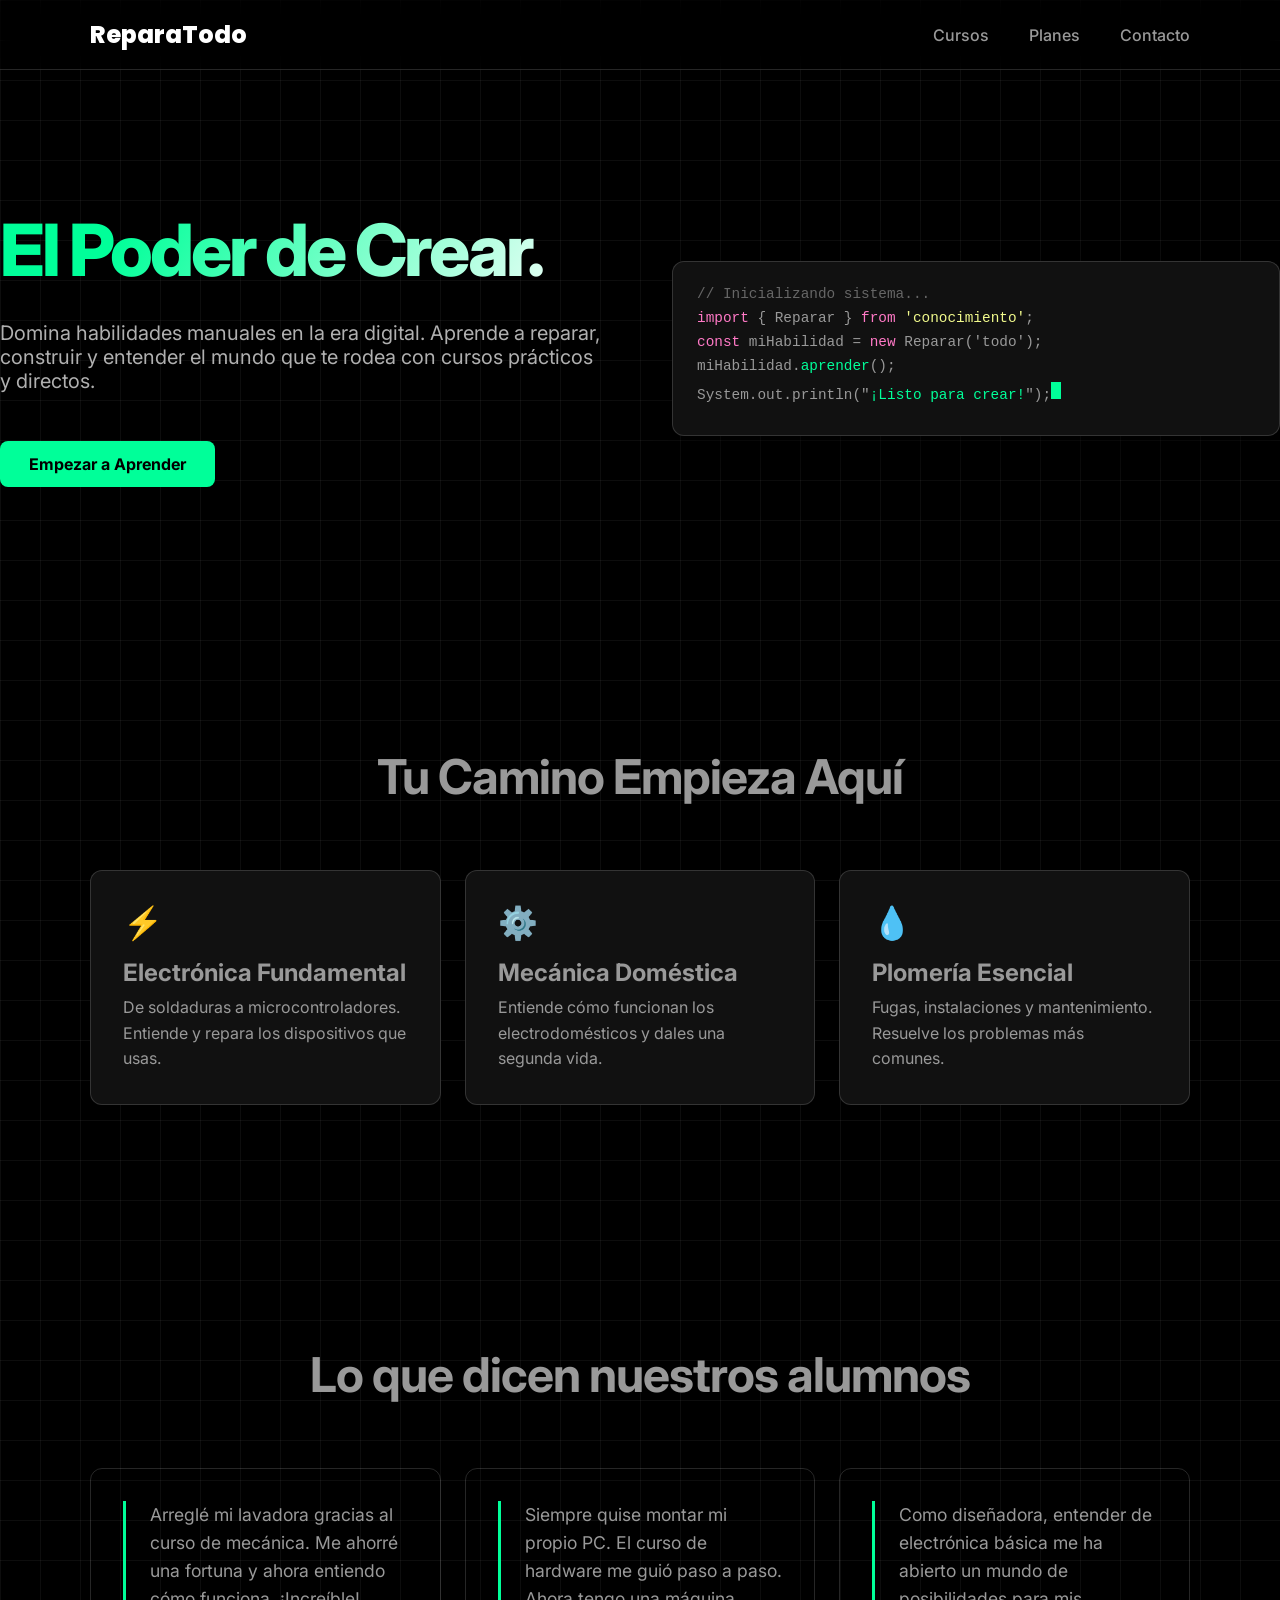
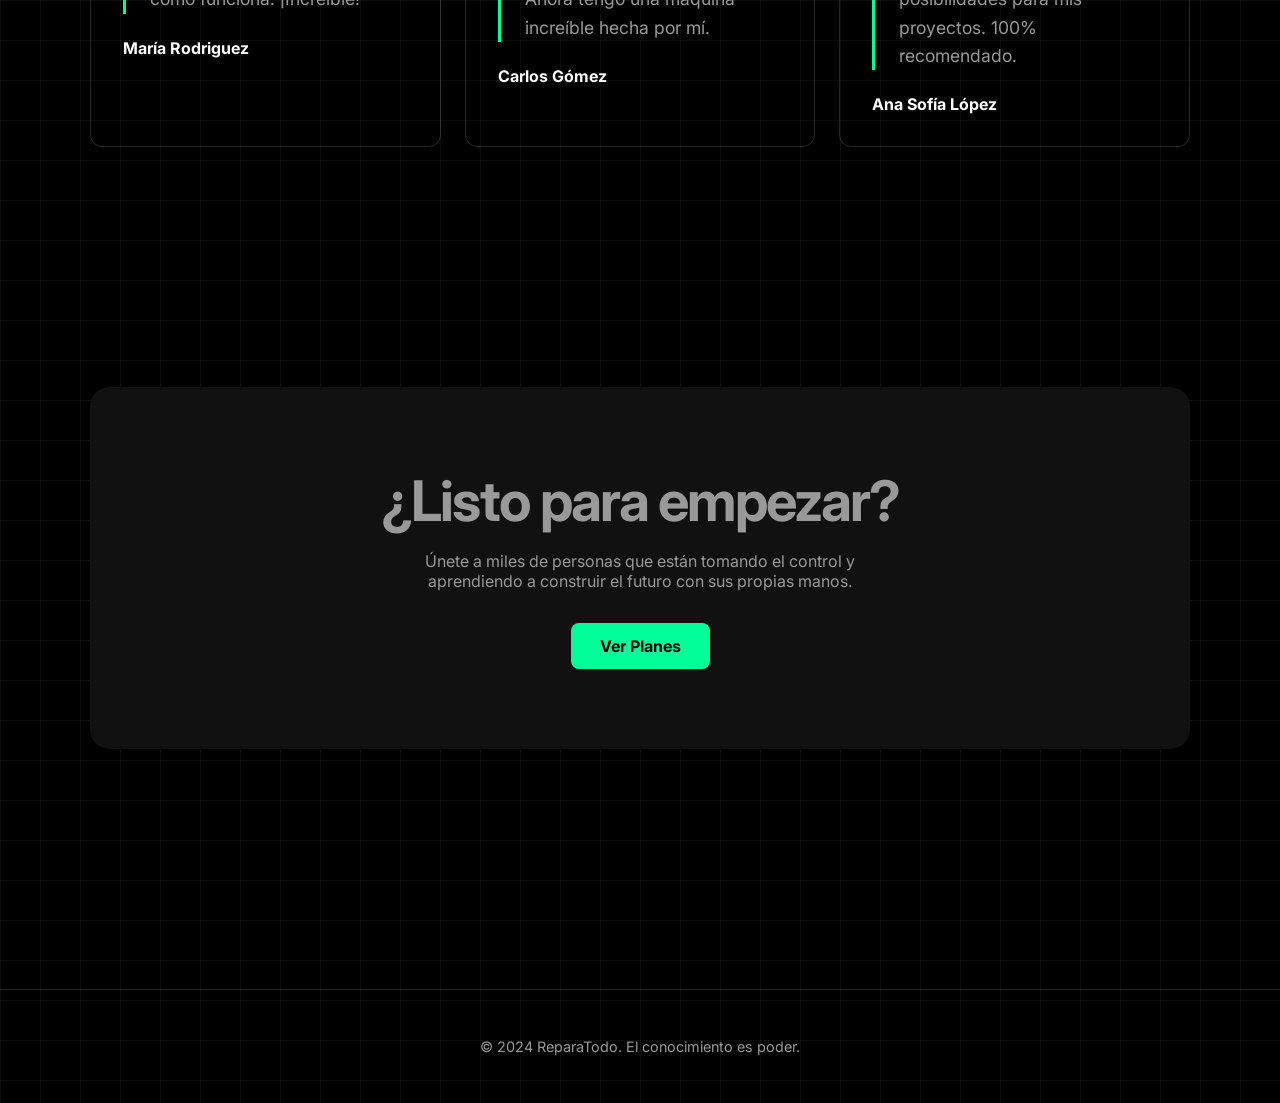
<file: index.html>
<!DOCTYPE html>
<html lang="es">
<head>
    <meta charset="UTF-8">
    <meta name="viewport" content="width=device-width, initial-scale=1.0">
    <title>ReparaTodo | El Futuro es Manual</title>
    <link rel="stylesheet" href="css/styles.css">
</head>
<body>
    <header class="site-header">
        <div class="container">
            <div class="header-inner">
                <a href="index.html" class="brand-logo">ReparaTodo</a>
                <nav class="main-nav">
                    <a href="pages/cursos.html">Cursos</a>
                    <a href="planes.html">Planes</a>
                    <a href="pages/contacto.html">Contacto</a>
                </nav>
            </div>
        </div>
    </header>

    <main>
        <section class="hero">
            <div class="container" style="display: contents;">
                <div class="hero-text slide-up">
                    <h1>El Poder de Crear.</h1>
                    <p>Domina habilidades manuales en la era digital. Aprende a reparar, construir y entender el mundo que te rodea con cursos prácticos y directos.</p>
                    <a href="pages/cursos.html" class="btn btn-primary">Empezar a Aprender</a>
                </div>
                <div class="hero-visual slide-up">
                    <span class="code-line"><span class="comment">// Inicializando sistema...</span></span>
                    <span class="code-line"><span class="keyword">import</span> { Reparar } <span class="keyword">from</span> <span class="string">'conocimiento'</span>;</span>
                    <span class="code-line"></span>
                    <span class="code-line"><span class="keyword">const</span> miHabilidad = <span class="keyword">new</span> Reparar('todo');</span>
                    <span class="code-line">miHabilidad.<span class="function">aprender</span>();</span>
                    <span class="code-line">System.out.println("<span class="function">¡Listo para crear!</span>");<span class="cursor"></span></span>
                </div>
            </div>
        </section>

        <section class="section">
            <div class="container">
                <div class="section-header slide-up">
                    <h2>Tu Camino Empieza Aquí</h2>
                </div>
                <div class="cards-grid">
                    <div class="course-card slide-up">
                        <div class="icon">⚡️</div><h3>Electrónica Fundamental</h3><p>De soldaduras a microcontroladores. Entiende y repara los dispositivos que usas.</p>
                    </div>
                    <div class="course-card slide-up" style="transition-delay: 0.1s;">
                        <div class="icon">⚙️</div><h3>Mecánica Doméstica</h3><p>Entiende cómo funcionan los electrodomésticos y dales una segunda vida.</p>
                    </div>
                    <div class="course-card slide-up" style="transition-delay: 0.2s;">
                        <div class="icon">💧</div><h3>Plomería Esencial</h3><p>Fugas, instalaciones y mantenimiento. Resuelve los problemas más comunes.</p>
                    </div>
                </div>
            </div>
        </section>

        <!-- NUEVA SECCIÓN DE TESTIMONIOS -->
        <section class="section">
            <div class="container">
                <div class="section-header slide-up">
                    <h2>Lo que dicen nuestros alumnos</h2>
                </div>
                <div class="cards-grid">
                    <div class="testimonial-card slide-up">
                        <blockquote>Arreglé mi lavadora gracias al curso de mecánica. Me ahorré una fortuna y ahora entiendo cómo funciona. ¡Increíble!</blockquote>
                        <span class="testimonial-author">María Rodriguez</span>
                    </div>
                    <div class="testimonial-card slide-up" style="transition-delay: 0.1s;">
                        <blockquote>Siempre quise montar mi propio PC. El curso de hardware me guió paso a paso. Ahora tengo una máquina increíble hecha por mí.</blockquote>
                        <span class="testimonial-author">Carlos Gómez</span>
                    </div>
                     <div class="testimonial-card slide-up" style="transition-delay: 0.2s;">
                        <blockquote>Como diseñadora, entender de electrónica básica me ha abierto un mundo de posibilidades para mis proyectos. 100% recomendado.</blockquote>
                        <span class="testimonial-author">Ana Sofía López</span>
                    </div>
                </div>
            </div>
        </section>

        <!-- NUEVA LLAMADA A LA ACCIÓN -->
        <section class="section">
            <div class="container">
                <div class="cta-section slide-up">
                    <h2>¿Listo para empezar?</h2>
                    <p>Únete a miles de personas que están tomando el control y aprendiendo a construir el futuro con sus propias manos.</p>
                    <a href="planes.html" class="btn btn-primary">Ver Planes</a>
                </div>
            </div>
        </section>
    </main>

    <footer class="site-footer">
        <div class="container"><p>&copy; 2024 ReparaTodo. El conocimiento es poder.</p></div>
    </footer>

    <!-- SCRIPT PARA LAS ANIMACIONES (PONER AL FINAL) -->
    <script>
        const animatedElements = document.querySelectorAll('.slide-up, .fade-in');

        const observer = new IntersectionObserver((entries) => {
            entries.forEach(entry => {
                if (entry.isIntersecting) {
                    entry.target.classList.add('visible');
                    // Opcional: deja de observar el elemento una vez que es visible
                    // observer.unobserve(entry.target); 
                }
            });
        }, {
            threshold: 0.1 // El elemento se anima cuando el 10% es visible
        });

        animatedElements.forEach(el => {
            observer.observe(el);
        });
    </script>
</body>
</html>
</file>
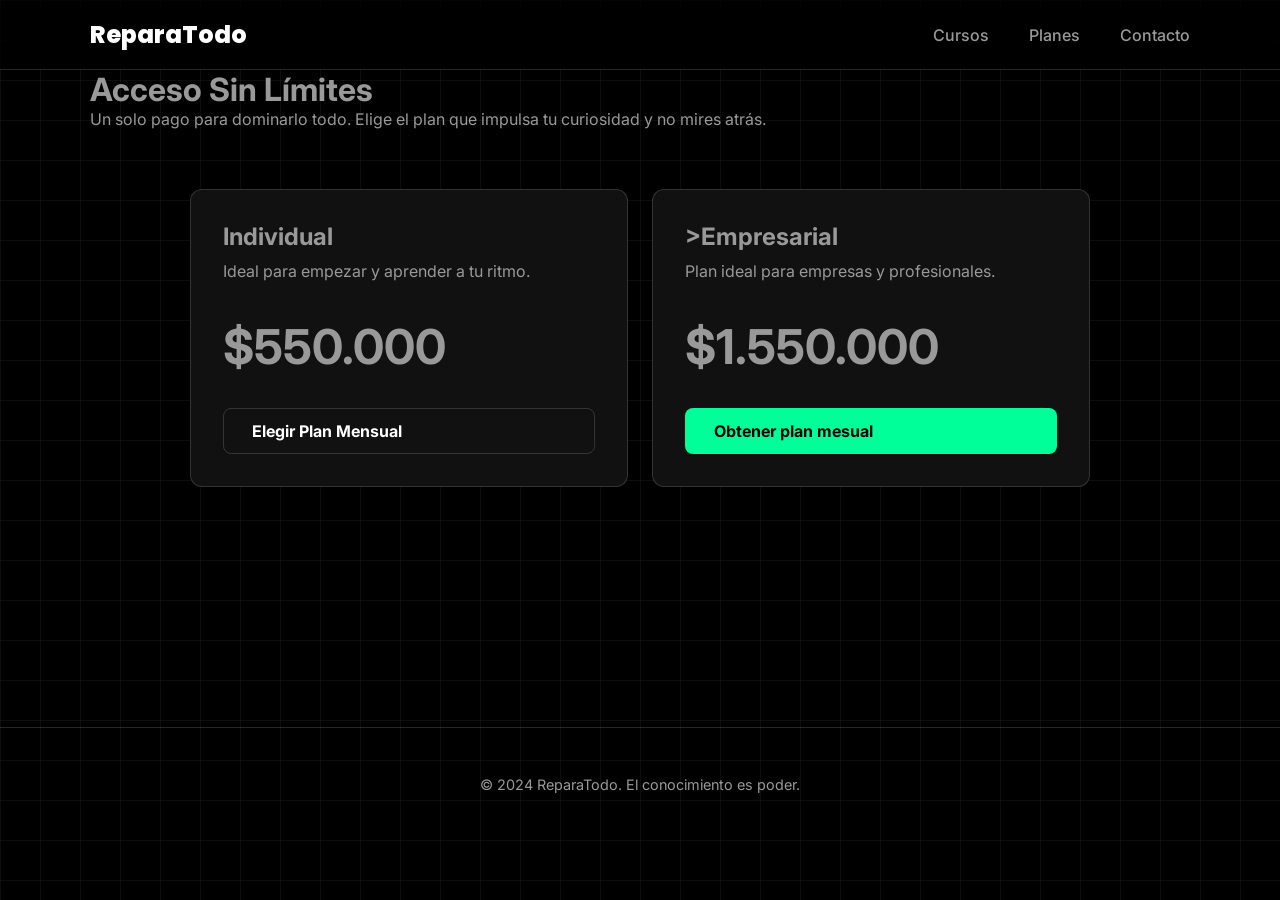
<file: planes.html>
<!DOCTYPE html>
<html lang="es">
<head>
    <meta charset="UTF-8">
    <meta name="viewport" content="width=device-width, initial-scale=1.0">
    <title>Planes | ReparaTodo</title>
    <link rel="stylesheet" href="css/styles.css">
</head>
<body>
    <header class="site-header">
        <div class="container">
            <div class="header-inner">
                <a href="index.html" class="brand-logo">ReparaTodo</a>
                <nav class="main-nav">
                    <a href="pages/cursos.html">Cursos</a>
                    <a href="planes.html">Planes</a>
                    <a href="pages/contacto.html">Contacto</a>
                </nav>
            </div>
        </div>
    </header>

    <main>
        <div class="page-header">
            <div class="container">
                <h1>Acceso Sin Límites</h1>
                <p>Un solo pago para dominarlo todo. Elige el plan que impulsa tu curiosidad y no mires atrás.</p>
            </div>
        </div>
        <br>
        <br>
        <br>
        
        <section class="section" style="padding-top: 0;">
            <div class="container" style="max-width: 900px;">
                <div class="cards-grid" style="grid-template-columns: 1fr 1fr;">
                    <div class="course-card">
                        <h3>Individual</h3>
                        <p style="margin-bottom: 2rem;">Ideal para empezar y aprender a tu ritmo.</p>
                        <h2 style="font-size: 3rem; margin-bottom: 2rem;">$550.000</h2>
                        <a href="#" class="btn btn-secondary" style="width: 100%;">Elegir Plan Mensual</a>
                    </div>
                    <div class="course-card">
                        <h3>>Empresarial</h3>
                        <p style="margin-bottom: 2rem;">Plan ideal para empresas y profesionales.</p>
                        <h2 style="font-size: 3rem; margin-bottom: 2rem;">$1.550.000</h2>
                        <a href="#" class="btn btn-primary" style="width: 100%;">Obtener plan mesual</a>
                    </div>
                </div>
            </div>
        </section>
    </main>

    <footer class="site-footer">
        <div class="container"><p>&copy; 2024 ReparaTodo. El conocimiento es poder.</p></div>
    </footer>
</body>

</html>
</file>
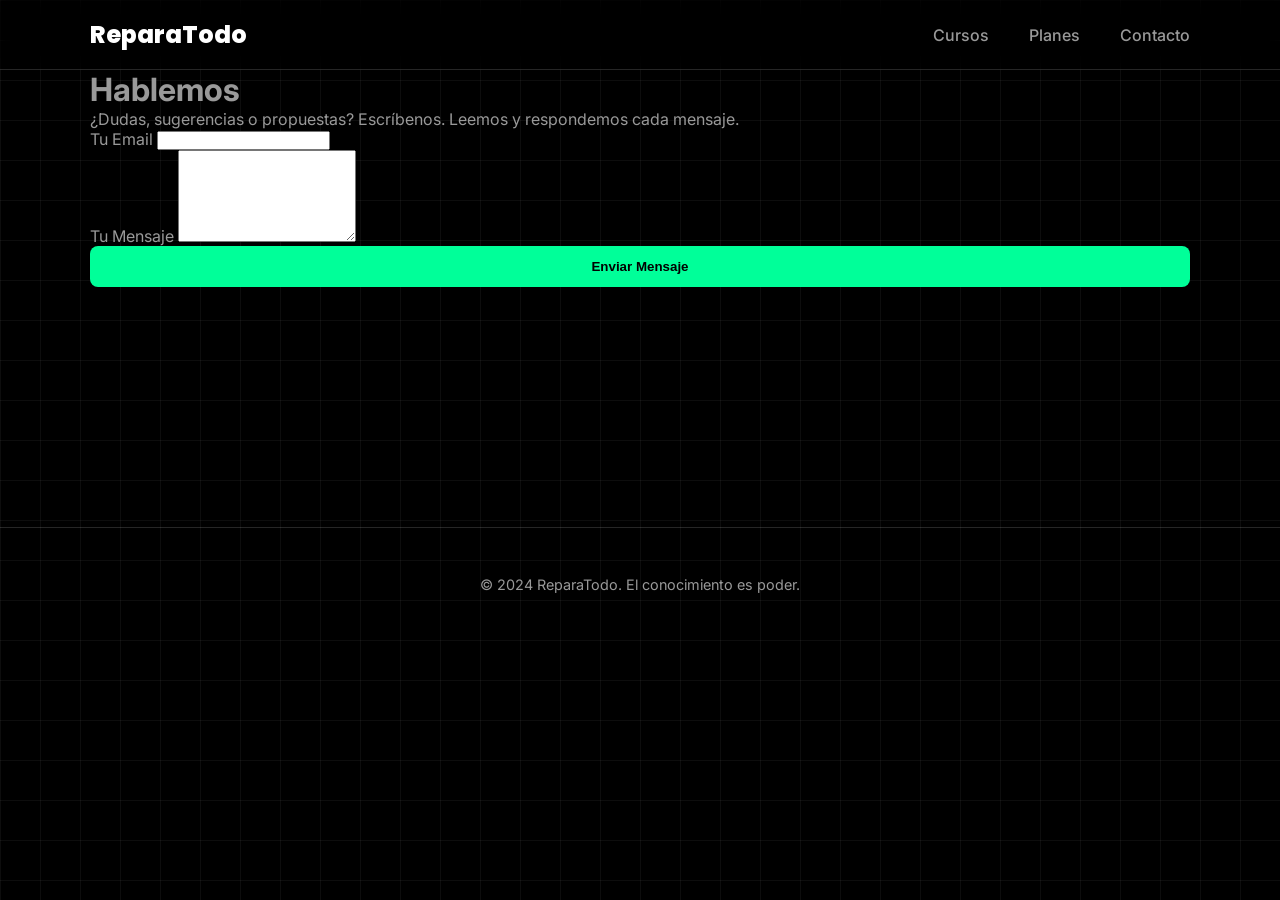
<file: pages/contacto.html>
<!DOCTYPE html>
<html lang="es">
<head>
    <meta charset="UTF-8">
    <meta name="viewport" content="width=device-width, initial-scale=1.0">
    <title>Contacto | ReparaTodo</title>
    <link rel="stylesheet" href="../css/styles.css">
</head>
<body>
    <header class="site-header">
        <div class="container">
            <div class="header-inner">
                <a href="../index.html" class="brand-logo">ReparaTodo</a>
                <nav class="main-nav">
                    <a href="cursos.html">Cursos</a>
                    <a href="planes.html">Planes</a>
                    <a href="contacto.html">Contacto</a>
                </nav>
            </div>
        </div>
    </header>

    <main>
        <div class="page-header">
            <div class="container">
                <h1>Hablemos</h1>
                <p>¿Dudas, sugerencias o propuestas? Escríbenos. Leemos y respondemos cada mensaje.</p>
            </div>
        </div>
        
        <section class="section" style="padding-top: 0;">
            <div class="container">
                <div class="form-wrapper">
                    <form action="#" method="post">
                        <div class="form-group">
                            <label for="email">Tu Email</label>
                            <input class="form-input" type="email" id="email" name="email" required>
                        </div>
                        <div class="form-group">
                            <label for="mensaje">Tu Mensaje</label>
                            <textarea class="form-input" id="mensaje" name="mensaje" rows="6" required></textarea>
                        </div>
                        <button type="submit" class="btn btn-primary" style="width: 100%;">Enviar Mensaje</button>
                    </form>
                </div>
            </div>
        </section>
    </main>

    <footer class="site-footer">
        <div class="container"><p>&copy; 2024 ReparaTodo. El conocimiento es poder.</p></div>
    </footer>
</body>
</html>
</file>
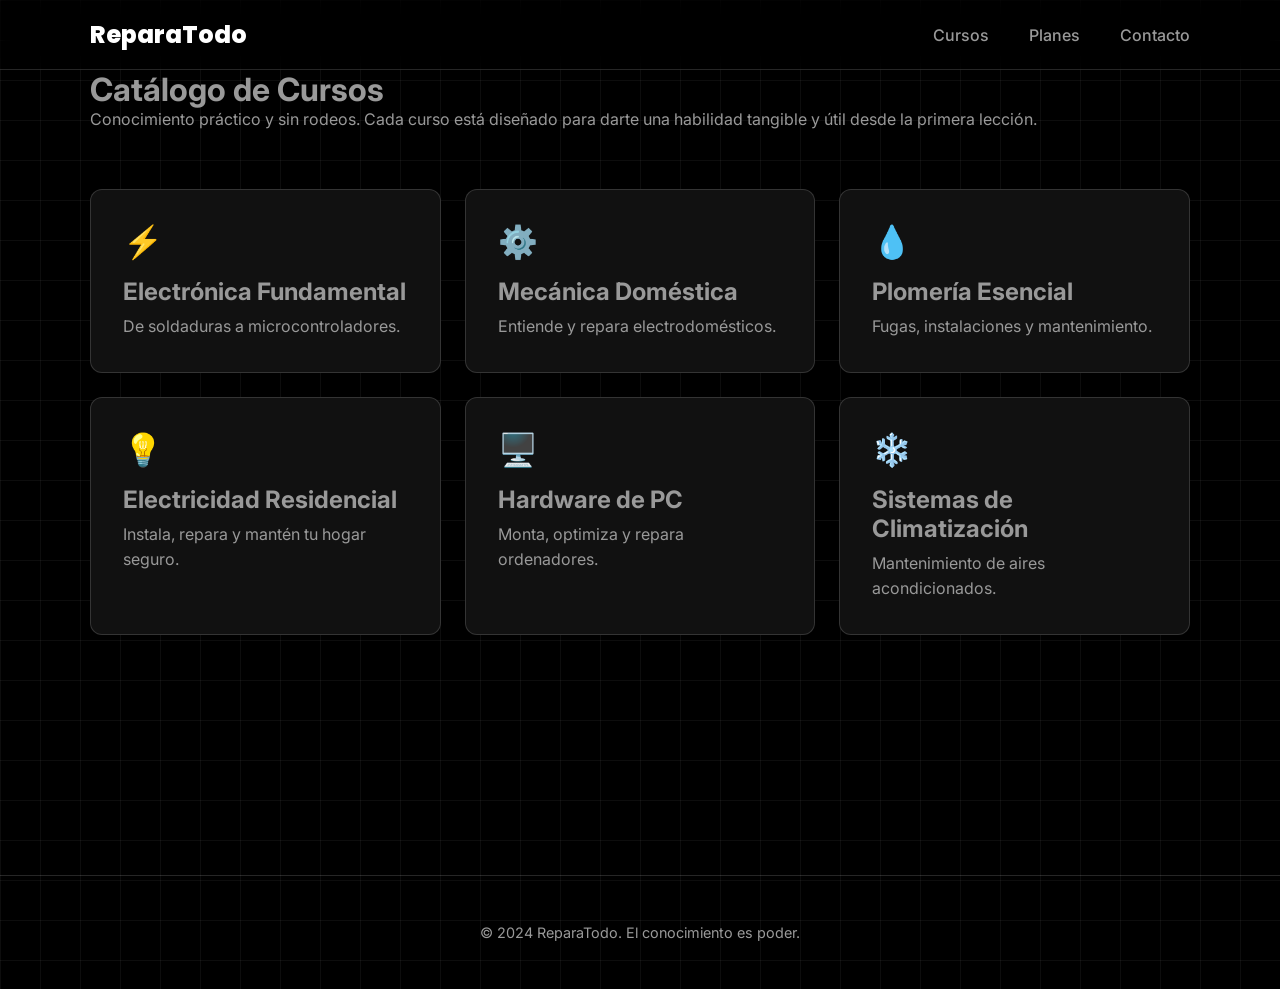
<file: pages/cursos.html>
<!DOCTYPE html>
<html lang="es">
<head>
    <meta charset="UTF-8">
    <meta name="viewport" content="width=device-width, initial-scale=1.0">
    <title>Cursos | ReparaTodo</title>
    <link rel="stylesheet" href="../css/styles.css">
</head>
<body>
    <header class="site-header">
        <div class="container">
            <div class="header-inner">
                <a href="../index.html" class="brand-logo">ReparaTodo</a>
                <nav class="main-nav">
                    <a href="cursos.html">Cursos</a>
                    <a href="../planes.html">Planes</a>
                    <a href="contacto.html">Contacto</a>
                </nav>
            </div>
        </div>
    </header>

    <main>
        <div class="page-header">
            <div class="container">
                <h1>Catálogo de Cursos</h1>
                <p>Conocimiento práctico y sin rodeos. Cada curso está diseñado para darte una habilidad tangible y útil desde la primera lección.</p>
            </div>
        </div>
<br>
<br>
<br>
        <section class="section" style="padding-top: 0;">
            <div class="container">
                <div class="cards-grid">
                    <div class="course-card"><div class="icon">⚡️</div><h3>Electrónica Fundamental</h3><p>De soldaduras a microcontroladores.</p></div>
                    <div class="course-card"><div class="icon">⚙️</div><h3>Mecánica Doméstica</h3><p>Entiende y repara electrodomésticos.</p></div>
                    <div class="course-card"><div class="icon">💧</div><h3>Plomería Esencial</h3><p>Fugas, instalaciones y mantenimiento.</p></div>
                    <div class="course-card"><div class="icon">💡</div><h3>Electricidad Residencial</h3><p>Instala, repara y mantén tu hogar seguro.</p></div>
                    <div class="course-card"><div class="icon">🖥️</div><h3>Hardware de PC</h3><p>Monta, optimiza y repara ordenadores.</p></div>
                    <div class="course-card"><div class="icon">❄️</div><h3>Sistemas de Climatización</h3><p>Mantenimiento de aires acondicionados.</p></div>
                </div>
            </div>
        </section>
    </main>

    <footer class="site-footer">
        <div class="container"><p>&copy; 2024 ReparaTodo. El conocimiento es poder.</p></div>
    </footer>
</body>
</html>
</file>
<file: css/styles.css>
/* === ESTÉTICA TECH MINIMALISTA - VERSIÓN PRO === */
@import url('https://fonts.googleapis.com/css2?family=Poppins:wght@700,800&family=Inter:wght@400;500&display=swap');

:root {
    --bg-black: #000000;
    --bg-offblack: #111111;
    --border-color: rgba(255, 255, 255, 0.15);
    --accent: #00FF99; /* Verde Neón Eléctrico */
    --accent-glow: rgba(0, 255, 153, 0.2);
    --text-primary: #FFFFFF;
    --text-secondary: #999999;
    --font-heading: 'Poppins', sans-serif;
    --font-body: 'Inter', sans-serif;
    --container: 1100px;
    --header-height: 70px;
    --transition: 0.3s ease;
}

* { margin: 0; padding: 0; box-sizing: border-box; }

body {
    background-color: var(--bg-black);
    /* NUEVO FONDO CON REJILLA SUTIL */
    background-image: 
        linear-gradient(rgba(255, 255, 255, 0.05) 1px, transparent 1px),
        linear-gradient(90deg, rgba(255, 255, 255, 0.05) 1px, transparent 1px);
    background-size: 40px 40px;
    font-family: var(--font-body);
    color: var(--text-secondary);
    -webkit-font-smoothing: antialiased;
}

.container { width: 90%; max-width: var(--container); margin: 0 auto; }
main { padding-top: var(--header-height); }
section { padding: 120px 0; }
a { text-decoration: none; color: var(--accent); }

/* HEADER SIN CAMBIOS */
.site-header {
    background: rgba(0, 0, 0, 0.5); backdrop-filter: blur(10px); -webkit-backdrop-filter: blur(10px);
    border-bottom: 1px solid var(--border-color); position: fixed; top: 0; left: 0; width: 100%;
    height: var(--header-height); z-index: 1000; display: flex; align-items: center;
}
.header-inner { width: 100%; display: flex; justify-content: space-between; align-items: center; }
.brand-logo { font-family: var(--font-heading); font-size: 1.5rem; color: var(--text-primary); text-decoration: none; font-weight: 800; }
.main-nav { display: flex; gap: 2.5rem; }
.main-nav a { color: var(--text-secondary); text-decoration: none; font-weight: 500; transition: var(--transition); font-size: 1rem; }
.main-nav a:hover { color: var(--text-primary); }

/* BOTONES SIN CAMBIOS */
.btn {
    display: inline-block; padding: 12px 28px; border-radius: 8px; font-weight: 700;
    text-decoration: none; cursor: pointer; transition: var(--transition); border: 1px solid transparent;
}
.btn-primary { background-color: var(--accent); color: #000; }
.btn-primary:hover { background-color: var(--text-primary); }
.btn-secondary { border: 1px solid var(--border-color); color: var(--text-primary); }
.btn-secondary:hover { background-color: var(--text-primary); color: #000; }

/* HERO MEJORADO */
.hero { display: grid; grid-template-columns: 1fr 1fr; gap: 4rem; align-items: center; text-align: left; padding: 140px 0; }
.hero-text h1 {
    font-size: 4.5rem; font-weight: 800; line-height: 1.1; letter-spacing: -3px;
    background: linear-gradient(120deg, var(--accent) 20%, var(--text-primary) 100%);
    -webkit-background-clip: text; -webkit-text-fill-color: transparent;
}
.hero-text p { font-size: 1.25rem; margin: 2rem 0 3rem 0; color: #b0b0b0; }
/* NUEVO BLOQUE DE CÓDIGO */
.hero-visual {
    background: var(--bg-offblack); border: 1px solid var(--border-color);
    border-radius: 12px; padding: 1.5rem; font-family: monospace; font-size: 0.9rem;
    box-shadow: 0 20px 50px rgba(0,0,0,0.5);
}
.code-line { display: block; margin-bottom: 0.5rem; }
.code-line .comment { color: #666; }
.code-line .keyword { color: #ff79c6; }
.code-line .function { color: var(--accent); }
.code-line .string { color: #f1fa8c; }
.cursor { display: inline-block; background: var(--accent); width: 10px; height: 1.2em; animation: blink 1s infinite; }
@keyframes blink { 50% { opacity: 0; } }

/* TARJETAS SIN CAMBIOS */
.section-header { text-align: center; margin-bottom: 4rem; }
.section-header h2 { font-size: 3rem; letter-spacing: -1px; }
.cards-grid { display: grid; grid-template-columns: repeat(auto-fit, minmax(300px, 1fr)); gap: 1.5rem; }
.course-card {
    background-color: var(--bg-offblack); border: 1px solid var(--border-color);
    border-radius: 12px; padding: 2rem; transition: var(--transition);
}
.course-card:hover { transform: translateY(-10px); background-color: #1a1a1a; border-color: var(--accent); }
.course-card .icon { font-size: 2rem; color: var(--accent); margin-bottom: 1rem; }
.course-card h3 { font-size: 1.5rem; margin-bottom: 0.5rem; }
.course-card p { font-size: 1rem; line-height: 1.6; margin-bottom: 0; }

/* NUEVA SECCIÓN DE TESTIMONIOS */
.testimonial-card {
    background-color: transparent; border: 1px solid var(--border-color);
    border-radius: 12px; padding: 2rem;
}
.testimonial-card blockquote { font-size: 1.1rem; line-height: 1.6; border-left: 3px solid var(--accent); padding-left: 1.5rem; margin: 0 0 1.5rem 0; }
.testimonial-author { font-weight: 700; color: var(--text-primary); }

/* NUEVA LLAMADA A LA ACCIÓN (CTA) FINAL */
.cta-section { text-align: center; background-color: var(--bg-offblack); padding: 80px 0; border-radius: 20px; }
.cta-section h2 { font-size: 3.5rem; letter-spacing: -2px; }
.cta-section p { max-width: 500px; margin: 1rem auto 2rem auto; }

/* FOOTER SIN CAMBIOS */
.site-footer { border-top: 1px solid var(--border-color); padding: 3rem 0; text-align: center; margin-top: 120px; font-size: 0.9rem; }

/* NUEVAS ANIMACIONES DE SCROLL */
.fade-in {
    opacity: 0;
    transition: opacity 0.6s ease-out, transform 0.6s ease-out;
}
.fade-in.visible {
    opacity: 1;
}
.slide-up {
    opacity: 0;
    transform: translateY(40px);
    transition: opacity 0.6s ease-out, transform 0.6s ease-out;
}
.slide-up.visible {
    opacity: 1;
    transform: translateY(0);
}

/* RESPONSIVE */
@media (max-width: 900px) {
    .hero { grid-template-columns: 1fr; text-align: center; }
    .hero-visual { display: none; } /* Ocultamos el bloque de código en móvil */
}
</file>
